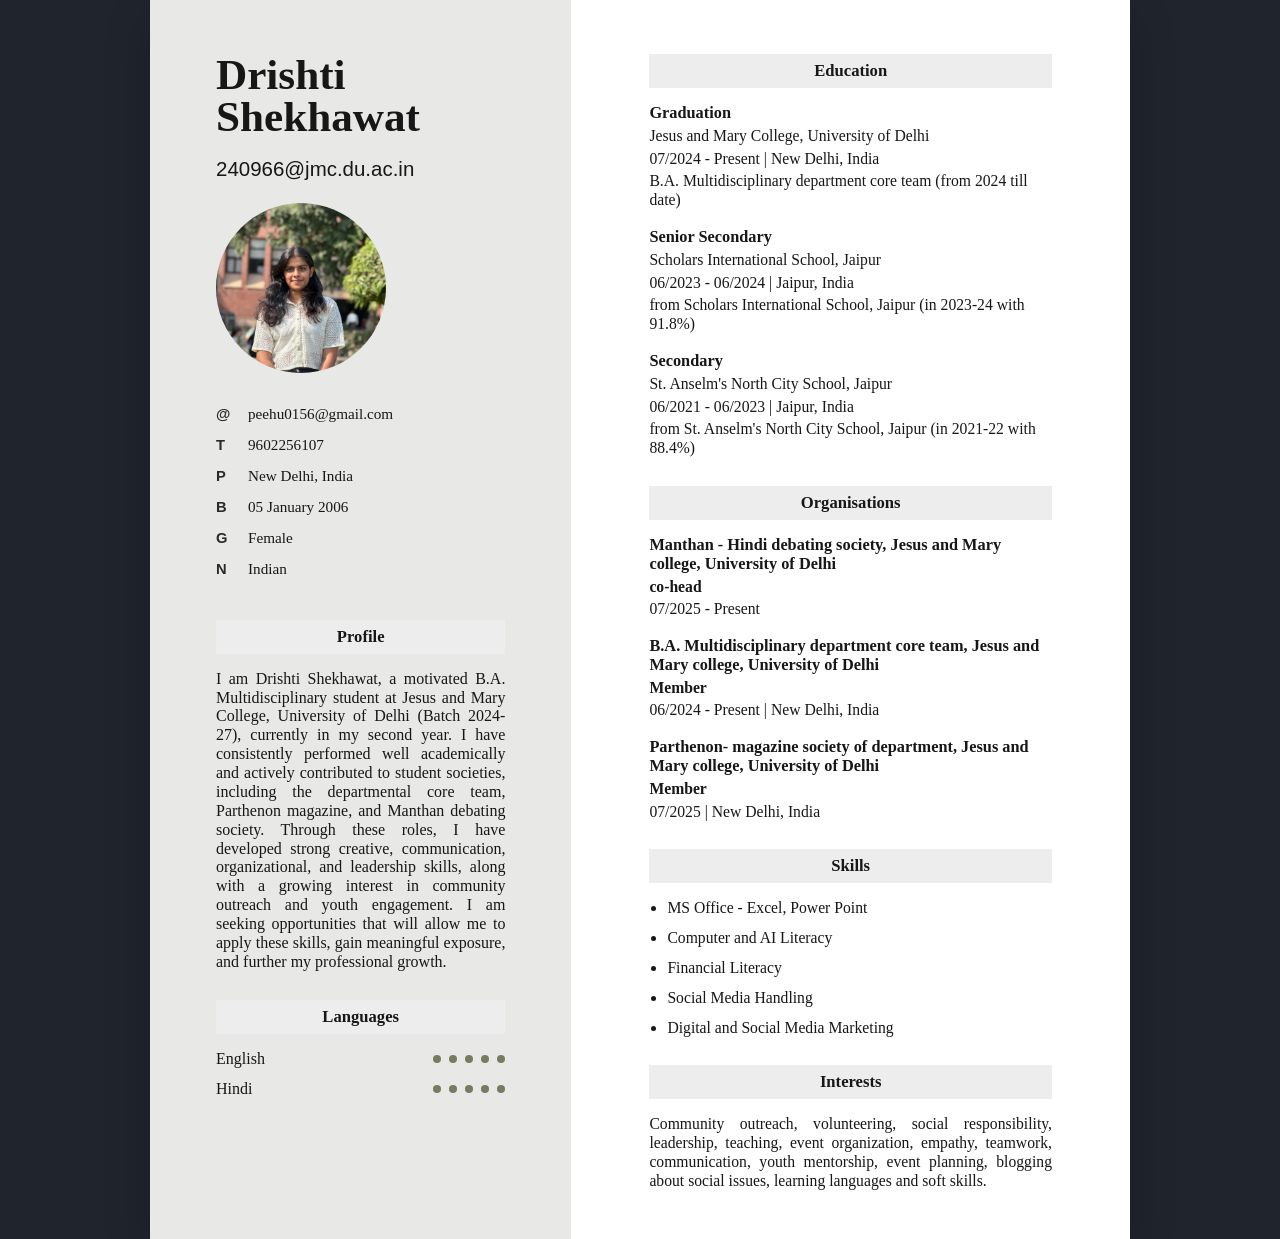
<file: resume.html>
<!DOCTYPE html>
<html lang="en">
  <head>
    <meta charset="UTF-8" />
    <meta name="viewport" content="width=device-width, initial-scale=1.0" />
    <title>Drishti Shekhawat | Resume</title>
    <style>
      :root {
        --paper: #ffffff;
        --sidebar: #e8e8e6;
        --section: #ededed;
        --text: #171717;
        --muted: #4c4c4c;
      }

      * {
        box-sizing: border-box;
      }

      body {
        margin: 0;
        min-height: 100vh;
        background: #20242d;
        color: var(--text);
        font-family: Georgia, "Times New Roman", serif;
      }

      .resume {
        display: grid;
        grid-template-columns: 43% 57%;
        width: min(980px, 100%);
        min-height: 100vh;
        margin: 0 auto;
        background: var(--paper);
        box-shadow: 0 18px 42px rgba(0, 0, 0, 0.22);
      }

      .sidebar {
        padding: 54px 66px 48px;
        background: var(--sidebar);
      }

      .main {
        padding: 54px 78px 48px;
      }

      h1,
      h2,
      h3,
      p {
        margin: 0;
      }

      h1 {
        max-width: 210px;
        font-size: 2.7rem;
        line-height: 0.98;
      }

      .college-email {
        margin-top: 18px;
        font-family: Arial, sans-serif;
        font-size: 1.28rem;
      }

      .portrait {
        width: 170px;
        height: 170px;
        margin: 22px 0 28px;
        border-radius: 50%;
        object-fit: cover;
      }

      .contact-list {
        display: grid;
        gap: 13px;
        margin-bottom: 42px;
        font-size: 0.95rem;
      }

      .contact-row {
        display: grid;
        grid-template-columns: 22px 1fr;
        gap: 10px;
        align-items: center;
      }

      .icon {
        color: #2a2a2a;
        font-family: Arial, sans-serif;
        font-size: 0.92rem;
        font-weight: 700;
      }

      .section-title {
        margin: 28px 0 16px;
        padding: 7px 12px;
        background: var(--section);
        font-size: 1.04rem;
        text-align: center;
      }

      .profile-text {
        color: var(--text);
        font-size: 1rem;
        line-height: 1.18;
        text-align: justify;
      }

      .language-row {
        display: grid;
        grid-template-columns: 1fr auto;
        gap: 16px;
        align-items: center;
        margin: 12px 0;
        font-size: 1rem;
      }

      .dots {
        display: flex;
        gap: 8px;
      }

      .dots span {
        width: 8px;
        height: 8px;
        border-radius: 50%;
        background: #767c61;
      }

      .main .section-title {
        margin-top: 0;
      }

      .main section + section {
        margin-top: 28px;
      }

      .entry + .entry {
        margin-top: 18px;
      }

      .entry h3 {
        font-size: 1.02rem;
        line-height: 1.15;
      }

      .entry p {
        margin-top: 4px;
        color: var(--text);
        font-size: 0.98rem;
        line-height: 1.2;
      }

      .entry .role {
        font-weight: 700;
      }

      .list {
        display: grid;
        gap: 12px;
        margin: 0;
        padding-left: 18px;
        font-size: 0.98rem;
      }

      .interests {
        color: var(--text);
        font-size: 0.98rem;
        line-height: 1.2;
        text-align: justify;
      }

      @media (max-width: 820px) {
        .resume {
          grid-template-columns: 1fr;
        }

        .sidebar,
        .main {
          padding: 34px 26px;
        }

        h1 {
          max-width: none;
          font-size: 2.25rem;
        }
      }

      @media print {
        body {
          background: var(--paper);
        }

        .resume {
          width: 100%;
          min-height: 0;
          box-shadow: none;
        }
      }
    </style>
  </head>
  <body>
    <article class="resume">
      <aside class="sidebar">
        <h1>Drishti Shekhawat</h1>
        <p class="college-email">240966@jmc.du.ac.in</p>
        <img class="portrait" src="assets/drishti-profile.jpg" alt="Drishti Shekhawat" />

        <div class="contact-list" aria-label="Contact details">
          <div class="contact-row">
            <span class="icon">@</span>
            <span>peehu0156@gmail.com</span>
          </div>
          <div class="contact-row">
            <span class="icon">T</span>
            <span>9602256107</span>
          </div>
          <div class="contact-row">
            <span class="icon">P</span>
            <span>New Delhi, India</span>
          </div>
          <div class="contact-row">
            <span class="icon">B</span>
            <span>05 January 2006</span>
          </div>
          <div class="contact-row">
            <span class="icon">G</span>
            <span>Female</span>
          </div>
          <div class="contact-row">
            <span class="icon">N</span>
            <span>Indian</span>
          </div>
        </div>

        <section>
          <h2 class="section-title">Profile</h2>
          <p class="profile-text">
            I am Drishti Shekhawat, a motivated B.A. Multidisciplinary student at Jesus and Mary
            College, University of Delhi (Batch 2024-27), currently in my second year. I have
            consistently performed well academically and actively contributed to student societies,
            including the departmental core team, Parthenon magazine, and Manthan debating society.
            Through these roles, I have developed strong creative, communication, organizational,
            and leadership skills, along with a growing interest in community outreach and youth
            engagement. I am seeking opportunities that will allow me to apply these skills, gain
            meaningful exposure, and further my professional growth.
          </p>
        </section>

        <section>
          <h2 class="section-title">Languages</h2>
          <div class="language-row">
            <span>English</span>
            <span class="dots" aria-label="5 out of 5">
              <span></span><span></span><span></span><span></span><span></span>
            </span>
          </div>
          <div class="language-row">
            <span>Hindi</span>
            <span class="dots" aria-label="5 out of 5">
              <span></span><span></span><span></span><span></span><span></span>
            </span>
          </div>
        </section>
      </aside>

      <main class="main">
        <section>
          <h2 class="section-title">Education</h2>
          <div class="entry">
            <h3>Graduation</h3>
            <p>Jesus and Mary College, University of Delhi</p>
            <p>07/2024 - Present | New Delhi, India</p>
            <p>B.A. Multidisciplinary department core team (from 2024 till date)</p>
          </div>
          <div class="entry">
            <h3>Senior Secondary</h3>
            <p>Scholars International School, Jaipur</p>
            <p>06/2023 - 06/2024 | Jaipur, India</p>
            <p>from Scholars International School, Jaipur (in 2023-24 with 91.8%)</p>
          </div>
          <div class="entry">
            <h3>Secondary</h3>
            <p>St. Anselm's North City School, Jaipur</p>
            <p>06/2021 - 06/2023 | Jaipur, India</p>
            <p>from St. Anselm's North City School, Jaipur (in 2021-22 with 88.4%)</p>
          </div>
        </section>

        <section>
          <h2 class="section-title">Organisations</h2>
          <div class="entry">
            <h3>Manthan - Hindi debating society, Jesus and Mary college, University of Delhi</h3>
            <p class="role">co-head</p>
            <p>07/2025 - Present</p>
          </div>
          <div class="entry">
            <h3>B.A. Multidisciplinary department core team, Jesus and Mary college, University of Delhi</h3>
            <p class="role">Member</p>
            <p>06/2024 - Present | New Delhi, India</p>
          </div>
          <div class="entry">
            <h3>Parthenon- magazine society of department, Jesus and Mary college, University of Delhi</h3>
            <p class="role">Member</p>
            <p>07/2025 | New Delhi, India</p>
          </div>
        </section>

        <section>
          <h2 class="section-title">Skills</h2>
          <ul class="list">
            <li>MS Office - Excel, Power Point</li>
            <li>Computer and AI Literacy</li>
            <li>Financial Literacy</li>
            <li>Social Media Handling</li>
            <li>Digital and Social Media Marketing</li>
          </ul>
        </section>

        <section>
          <h2 class="section-title">Interests</h2>
          <p class="interests">
            Community outreach, volunteering, social responsibility, leadership, teaching, event
            organization, empathy, teamwork, communication, youth mentorship, event planning,
            blogging about social issues, learning languages and soft skills.
          </p>
        </section>
      </main>
    </article>
  </body>
</html>
</file>
